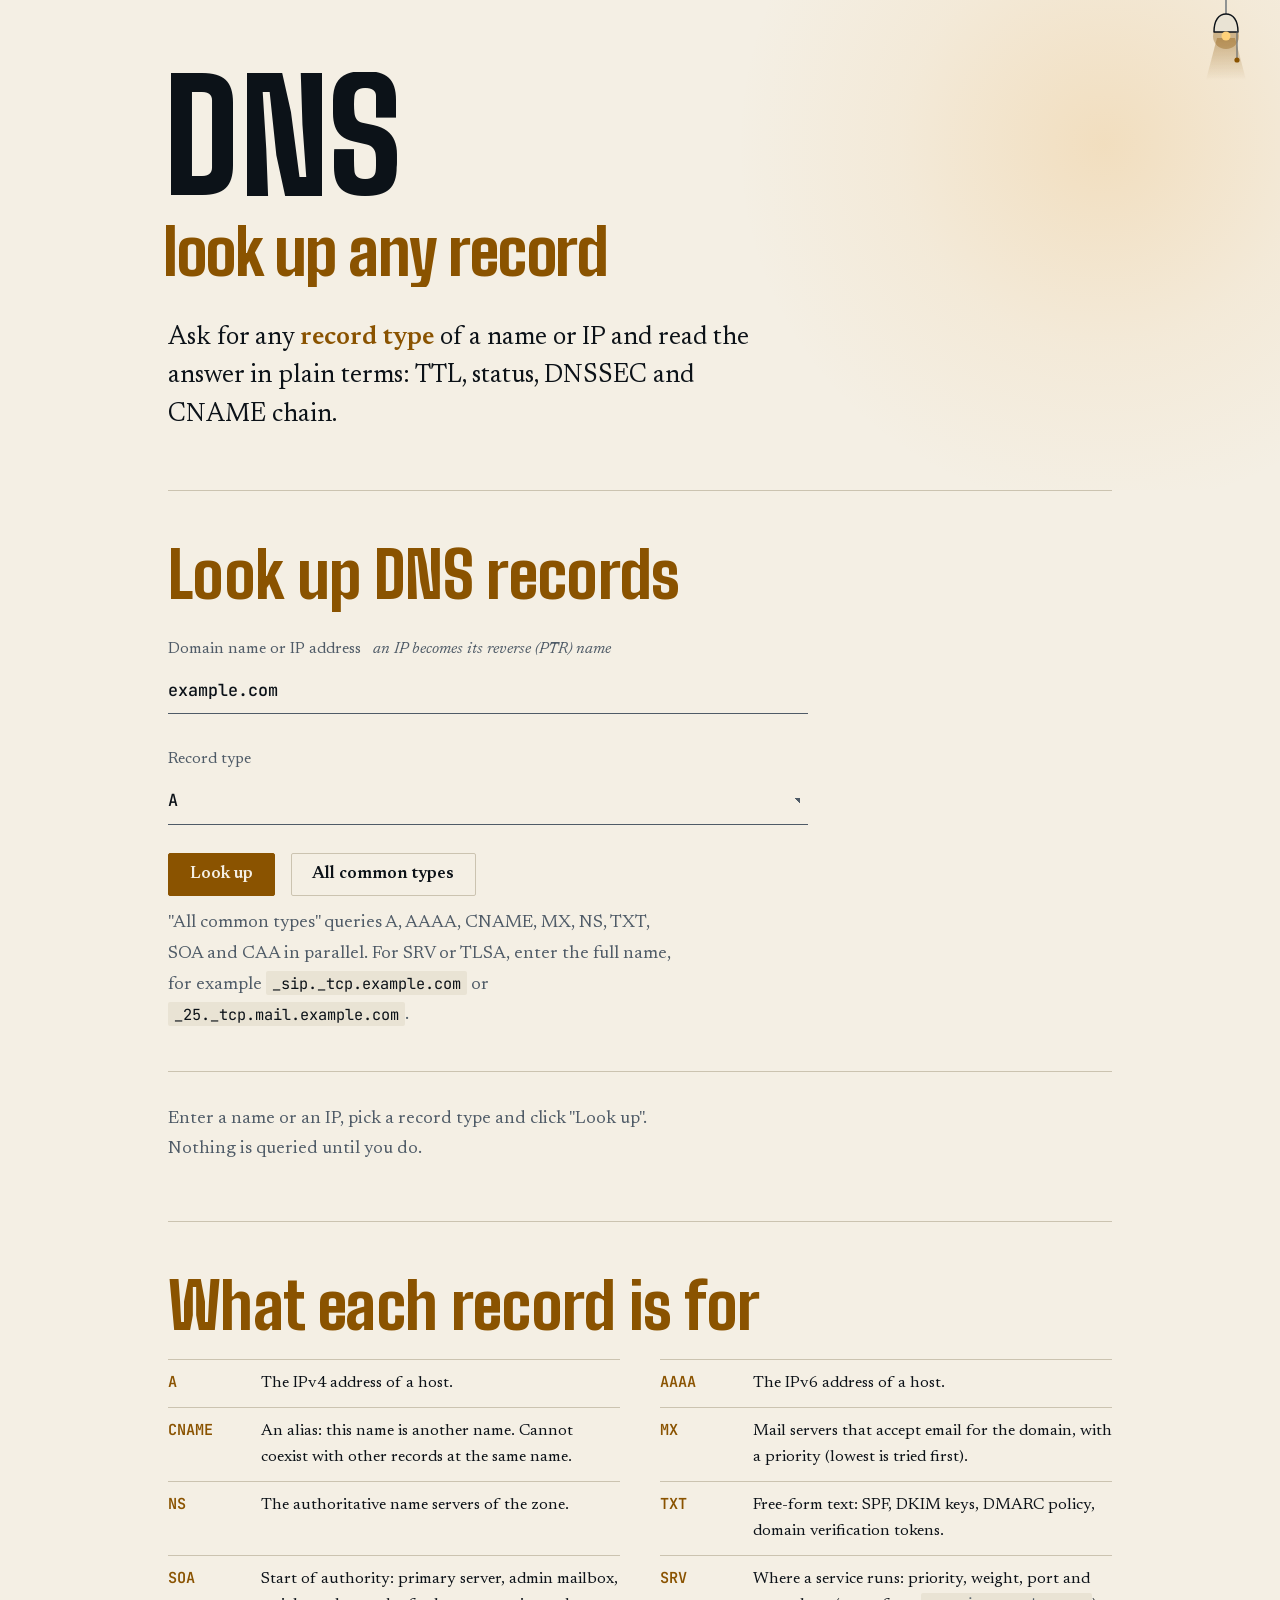
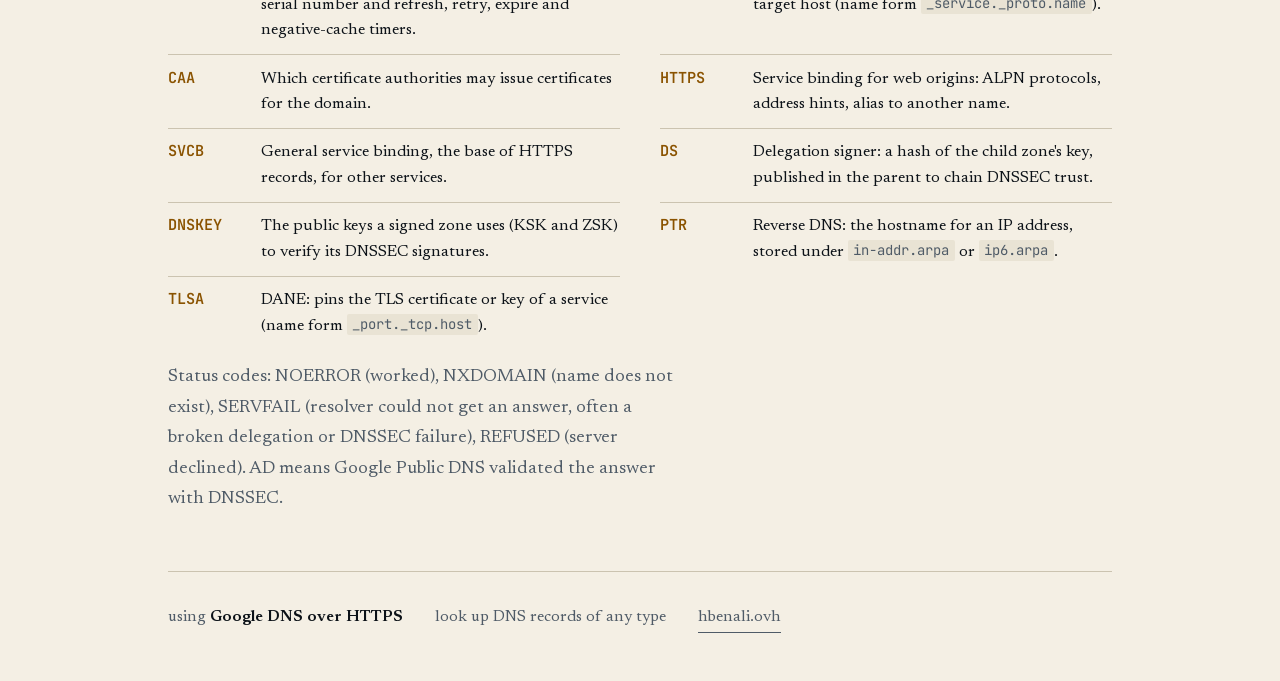
<file: index.html>
<!DOCTYPE html>
<html lang="en">
<head>
  <meta charset="UTF-8">
  <meta name="viewport" content="width=device-width, initial-scale=1.0">
  <title>DNS Lookup — DNS Record Checker</title>
  <meta name="description" content="Free DNS lookup. Query A, AAAA, CNAME, MX, NS, TXT, SOA, SRV, CAA, HTTPS, SVCB, DS, DNSKEY, PTR and TLSA records over DNS-over-HTTPS, with TTLs, response status, DNSSEC AD flag and CNAME chain.">
  <meta name="robots" content="index, follow">
  <link rel="canonical" href="https://dns.hbenali.ovh/">

  <!-- Security (static hosting: no custom HTTP headers, so CSP/referrer are set here; X-Frame-Options/X-Content-Type-Options need a real header and aren't achievable via meta) -->
  <meta http-equiv="Content-Security-Policy" content="default-src 'self'; script-src 'self'; style-src 'self'; font-src 'self'; img-src 'self' data:; connect-src 'self' https://dns.google; object-src 'none'; base-uri 'self'; form-action 'self'">
  <meta name="referrer" content="strict-origin-when-cross-origin">

  <!-- Open Graph -->
  <meta property="og:type" content="website">
  <meta property="og:title" content="DNS Lookup — DNS Record Checker">
  <meta property="og:description" content="Look up any DNS record type for a domain or IP: TTL, parsed data, response status, DNSSEC flag and CNAME chain.">
  <meta property="og:url" content="https://dns.hbenali.ovh/">
  <meta property="og:site_name" content="DNS Lookup">
  <meta property="og:locale" content="en_US">
  <meta property="og:image" content="https://dns.hbenali.ovh/favicon.svg">
  <meta property="og:image:type" content="image/svg+xml">

  <!-- Twitter Card -->
  <meta name="twitter:card" content="summary">
  <meta name="twitter:title" content="DNS Lookup — DNS Record Checker">
  <meta name="twitter:description" content="Look up any DNS record type for a domain or IP: TTL, parsed data, response status, DNSSEC flag and CNAME chain.">
  <meta name="twitter:image" content="https://dns.hbenali.ovh/favicon.svg">

  <!-- SVG Favicon -->
  <link rel="icon" type="image/svg+xml" href="/favicon.svg">
  <link rel="alternate icon" href="/favicon.ico">
  <link rel="apple-touch-icon" href="/apple-touch-icon.png">
  <meta name="color-scheme" content="dark light">
  <meta name="theme-color" content="#0c1218" media="(prefers-color-scheme: dark)">
  <meta name="theme-color" content="#f4efe4" media="(prefers-color-scheme: light)">
  <link rel="manifest" href="/manifest.json">
  <meta name="mobile-web-app-capable" content="yes">
  <meta name="apple-mobile-web-app-capable" content="yes">
  <meta name="apple-mobile-web-app-status-bar-style" content="black-translucent">
  <meta name="apple-mobile-web-app-title" content="DNS Lookup">

  <!-- dns.google is only hit on-demand after a lookup -->
  <link rel="dns-prefetch" href="https://dns.google">

  <!-- Structured data -->
  <script type="application/ld+json">
  {
    "@context": "https://schema.org",
    "@graph": [
      {
        "@type": "WebSite",
        "url": "https://dns.hbenali.ovh/",
        "name": "DNS Lookup",
        "description": "Free DNS record lookup over DNS-over-HTTPS.",
        "potentialAction": {
          "@type": "SearchAction",
          "target": "https://dns.hbenali.ovh/?domain={search_term_string}",
          "query-input": "required name=search_term_string"
        }
      },
      {
        "@type": "WebApplication",
        "name": "DNS Lookup",
        "url": "https://dns.hbenali.ovh/",
        "applicationCategory": "UtilitiesApplication",
        "operatingSystem": "Any",
        "description": "Look up DNS records of any type for a domain or IP address, with DNSSEC status and CNAME chain.",
        "offers": {
          "@type": "Offer",
          "price": "0",
          "priceCurrency": "USD"
        }
      }
    ]
  }
  </script>


  <link rel="preload" href="/fonts/big-shoulders-latin-wght.woff2" as="font" type="font/woff2" crossorigin>
  <link rel="preload" href="/fonts/newsreader-latin-wght.woff2" as="font" type="font/woff2" crossorigin>
  <script src="/theme.js"></script>
  <link rel="stylesheet" href="/site.css">
</head>

<body>
<a class="skip" href="#domainInput">Skip to the tool</a>
<header class="hero">
  <div class="wrap">
    <h1 class="display">
      <span class="line"><span>DNS</span></span>
      <span class="line"><span>look up any record</span></span>
    </h1>
    <p class="lead">Ask for any <strong>record type</strong> of a name or IP and read the answer in plain terms: TTL, status, DNSSEC and CNAME chain.</p>
  </div>
</header>

<main>
  <section class="block wrap" aria-labelledby="lookupTitle">
    <h2 class="block-title" id="lookupTitle">Look up DNS records</h2>

    <form id="lookupForm" class="input-group" novalidate>
      <div class="field">
        <label for="domainInput">
          <span>Domain name or IP address</span>
          <i>an IP becomes its reverse (PTR) name</i>
        </label>
        <div class="field-row domain-input-wrapper">
          <input type="text" id="domainInput" placeholder="e.g. example.com or 8.8.8.8" value="example.com" spellcheck="false" autocomplete="off" autocapitalize="off">
        </div>
      </div>
      <div class="field">
        <label for="typeSelect">Record type</label>
        <div class="field-row">
          <select id="typeSelect"></select>
        </div>
      </div>
      <div class="actions form-actions">
        <button type="submit" class="btn" id="lookupBtn">
          <span id="btnText">Look up</span>
          <span id="btnLoader" hidden></span>
        </button>
        <button type="button" class="btn quiet" id="allBtn">All common types</button>
      </div>
    </form>
    <p class="block-note">"All common types" queries A, AAAA, CNAME, MX, NS, TXT, SOA and CAA in parallel. For SRV or TLSA, enter the full name, for example <code>_sip._tcp.example.com</code> or <code>_25._tcp.mail.example.com</code>.</p>

    <div class="result-area" id="resultContainer" aria-live="polite">
      <div class="state empty empty-state" id="placeholderState">
        <p>Enter a name or an IP, pick a record type and click "Look up".<br>Nothing is queried until you do.</p>
      </div>
      <div id="recordsContainer" hidden></div>
      <div id="errorContainer" hidden></div>
    </div>
  </section>

  <section class="block wrap" aria-labelledby="refTitle">
    <h2 class="block-title" id="refTitle">What each record is for</h2>
    <dl class="ref">
      <div><dt>A</dt><dd>The IPv4 address of a host.</dd></div>
      <div><dt>AAAA</dt><dd>The IPv6 address of a host.</dd></div>
      <div><dt>CNAME</dt><dd>An alias: this name is another name. Cannot coexist with other records at the same name.</dd></div>
      <div><dt>MX</dt><dd>Mail servers that accept email for the domain, with a priority (lowest is tried first).</dd></div>
      <div><dt>NS</dt><dd>The authoritative name servers of the zone.</dd></div>
      <div><dt>TXT</dt><dd>Free-form text: SPF, DKIM keys, DMARC policy, domain verification tokens.</dd></div>
      <div><dt>SOA</dt><dd>Start of authority: primary server, admin mailbox, serial number and refresh, retry, expire and negative-cache timers.</dd></div>
      <div><dt>SRV</dt><dd>Where a service runs: priority, weight, port and target host (name form <code>_service._proto.name</code>).</dd></div>
      <div><dt>CAA</dt><dd>Which certificate authorities may issue certificates for the domain.</dd></div>
      <div><dt>HTTPS</dt><dd>Service binding for web origins: ALPN protocols, address hints, alias to another name.</dd></div>
      <div><dt>SVCB</dt><dd>General service binding, the base of HTTPS records, for other services.</dd></div>
      <div><dt>DS</dt><dd>Delegation signer: a hash of the child zone's key, published in the parent to chain DNSSEC trust.</dd></div>
      <div><dt>DNSKEY</dt><dd>The public keys a signed zone uses (KSK and ZSK) to verify its DNSSEC signatures.</dd></div>
      <div><dt>PTR</dt><dd>Reverse DNS: the hostname for an IP address, stored under <code>in-addr.arpa</code> or <code>ip6.arpa</code>.</dd></div>
      <div><dt>TLSA</dt><dd>DANE: pins the TLS certificate or key of a service (name form <code>_port._tcp.host</code>).</dd></div>
    </dl>
    <p class="block-note">Status codes: NOERROR (worked), NXDOMAIN (name does not exist), SERVFAIL (resolver could not get an answer, often a broken delegation or DNSSEC failure), REFUSED (server declined). AD means Google Public DNS validated the answer with DNSSEC.</p>
  </section>
</main>

<div class="foot">
  <footer>
    <span>using <strong>Google DNS over HTTPS</strong></span>
    <span>look up DNS records of any type</span>
    <a href="https://hbenali.ovh" target="_blank" rel="noopener noreferrer">hbenali.ovh</a>
  </footer>
</div>

<script src="/app.js" defer></script>
</body>
</html>
</file>
<file: site.css>
/* dns.hbenali.ovh: one stylesheet for every page. Dark editorial design system shared with hbenali.ovh.
   Fonts are self-hosted (see fonts/README.md). */

@font-face { font-family: 'Big Shoulders'; font-style: normal; font-weight: 600 900; font-display: swap; src: url('fonts/big-shoulders-latin-wght.woff2') format('woff2'); }
@font-face { font-family: 'Newsreader'; font-style: normal; font-weight: 200 800; font-display: swap; src: url('fonts/newsreader-latin-wght.woff2') format('woff2'); }
@font-face { font-family: 'Newsreader'; font-style: italic; font-weight: 200 800; font-display: swap; src: url('fonts/newsreader-italic-latin-wght.woff2') format('woff2'); }
@font-face { font-family: 'JetBrains Mono'; font-style: normal; font-weight: 100 800; font-display: swap; src: url('fonts/jetbrains-mono-latin-wght.woff2') format('woff2'); }

:root {
    --ink: #0c1218;
    --slate: #17212b;
    --line: #263341;
    --bone: #e7e1d3;
    --mist: #8e9aa6;
    --sodium: #e9a23b;
    --verdigris: #5db7a0;
    --fail: #e5776f;
    --glow: rgba(233, 162, 59, 0.2);
    --glow-soft: rgba(233, 162, 59, 0.06);

    --display: 'Big Shoulders', 'Arial Narrow', Impact, sans-serif;
    --serif: 'Newsreader', Georgia, serif;
    --mono: 'JetBrains Mono', ui-monospace, monospace;

    --gutter: clamp(1.5rem, 4vw, 2.5rem);
    color-scheme: dark;
}

/* Light: follows the system setting until the lamp (theme.js) is used. Dark above is the default and the identity.
   Contrast on --ink (page) / --slate (surface): text 16/14.7, muted 6.0/5.4, accent 5.5/4.9, ok 5.2/4.7, fail 5.7/5.1. */
@media (prefers-color-scheme: light) {
    :root:not([data-theme="dark"]) {
        --ink: #f4efe4;
        --slate: #e9e3d4;
        --line: #cbc3b0;
        --bone: #0c1218;
        --mist: #4f5b67;
        --sodium: #8a5300;
        --verdigris: #1b7058;
        --fail: #b3261e;
        --glow: rgba(233, 162, 59, 0.22);
        --glow-soft: rgba(233, 162, 59, 0.07);
        color-scheme: light;
    }
}
:root[data-theme="light"] {
    --ink: #f4efe4;
    --slate: #e9e3d4;
    --line: #cbc3b0;
    --bone: #0c1218;
    --mist: #4f5b67;
    --sodium: #8a5300;
    --verdigris: #1b7058;
    --fail: #b3261e;
    --glow: rgba(233, 162, 59, 0.22);
    --glow-soft: rgba(233, 162, 59, 0.07);
    color-scheme: light;
}

*, *::before, *::after { box-sizing: border-box; margin: 0; padding: 0; }

html { background: var(--ink); }

body {
    min-height: 100vh;
    background: var(--ink);
    color: var(--bone);
    font-family: var(--serif);
    font-size: 1.125rem;
    line-height: 1.7;
    font-optical-sizing: auto;
    -webkit-font-smoothing: antialiased;
    text-rendering: optimizeLegibility;
}

::selection { background: var(--sodium); color: var(--ink); }
:focus-visible { outline: 2px solid var(--sodium); outline-offset: 4px; border-radius: 2px; }

a { color: inherit; }
ul { list-style: none; }
strong { font-weight: 600; }
code { font-family: var(--mono); font-size: 0.85em; background: var(--slate); padding: 0.1em 0.4em; border-radius: 2px; overflow-wrap: anywhere; }
[hidden] { display: none !important; }

.sr-only { position: absolute; width: 1px; height: 1px; overflow: hidden; clip-path: inset(50%); white-space: nowrap; }
.skip { position: fixed; top: 0.75rem; left: 0.75rem; z-index: 60; background: var(--sodium); color: var(--ink); padding: 0.5rem 1rem; transform: translateY(-300%); }
.skip:focus { transform: none; }

/* Underline that draws in on hover and focus. */
.link, footer a, .note a {
    text-decoration: none;
    background-image: linear-gradient(currentColor, currentColor);
    background-repeat: no-repeat;
    background-size: 100% 1px;
    background-position: 0 100%;
    padding-bottom: 2px;
    transition: background-size 0.35s cubic-bezier(0.22, 1, 0.36, 1), color 0.2s;
}
.link:hover, .link:focus-visible, footer a:hover, footer a:focus-visible, .note a:hover, .note a:focus-visible { color: var(--sodium); background-size: 100% 2px; }

.display { font-family: var(--display); font-weight: 800; line-height: 0.86; letter-spacing: -0.01em; }

.wrap { max-width: 64rem; margin: 0 auto; padding-inline: var(--gutter); }

/* Hero */
.hero { position: relative; isolation: isolate; overflow: hidden; padding-block: 4.5rem 3.5rem; }
.hero::before {
    content: ''; position: absolute; z-index: -1; top: -14rem; right: -12rem;
    width: min(46rem, 140vw); aspect-ratio: 1; border-radius: 50%;
    background: radial-gradient(closest-side, var(--glow), var(--glow-soft) 55%, transparent);
    pointer-events: none;
}
.hero h1 { font-size: clamp(4rem, 17vw, 9.5rem); margin-left: -0.03em; }
.hero h1 .line { display: block; overflow: hidden; padding-bottom: 0.05em; }
.hero h1 .line > span { display: block; animation: rise 1.1s cubic-bezier(0.16, 1, 0.3, 1) both; }
.hero h1 .line:nth-child(2) { color: var(--sodium); font-size: 0.42em; line-height: 1; margin-top: 0.15em; }
.hero h1 .line:nth-child(2) > span { animation-delay: 0.13s; }
.hero .lead { margin-top: 2rem; max-width: 40ch; font-size: clamp(1.25rem, 2.4vw, 1.6rem); line-height: 1.5; animation: fade 0.9s 0.5s both; }
.hero .lead strong { color: var(--sodium); font-weight: 600; }

@keyframes rise { from { transform: translateY(108%); } }
@keyframes fade { from { opacity: 0; transform: translateY(12px); } }

/* Sections */
.block { position: relative; padding-block: 3.5rem; }
.block::before { content: ''; position: absolute; top: 0; left: var(--gutter); right: var(--gutter); height: 1px; background: var(--line); }
.block-title { font-family: var(--display); font-weight: 800; font-size: clamp(2.6rem, 7vw, 4rem); line-height: 0.9; letter-spacing: -0.01em; color: var(--sodium); }
.block-note { margin-top: 0.75rem; max-width: 52ch; color: var(--mist); }

/* Fields */
.field { margin-top: 2rem; }
.field label, .gen-label { display: block; color: var(--mist); font-size: 1rem; margin-bottom: 0.3rem; }
.field label i { font-style: italic; margin-left: 0.5rem; }
.field-row { display: flex; align-items: stretch; gap: 1rem; border-bottom: 1px solid var(--mist); transition: border-color 0.2s; }
.field-row:focus-within { border-color: var(--sodium); }
input[type="text"], input[type="number"], select {
    background: none; border: 0; color: var(--bone); border-radius: 0;
    font: 500 1.05rem/1.3 var(--mono); padding: 0.75rem 0; outline: 0; min-width: 0;
}
.field-row input { flex: 1; }
input::placeholder { color: var(--mist); opacity: 0.8; }
select { cursor: pointer; width: 100%; appearance: none; -webkit-appearance: none; }
select option { background: var(--slate); color: var(--bone); }

.btn {
    display: inline-flex; align-items: center; justify-content: center; gap: 0.6rem;
    background: var(--sodium); color: var(--ink); border: 1px solid var(--sodium); padding: 0.55rem 1.3rem;
    font: 600 1.05rem/1.4 var(--serif); border-radius: 2px; cursor: pointer;
    transition: background-color 0.2s, color 0.2s, transform 0.2s;
}
.btn:hover, .btn:focus-visible { background: var(--bone); border-color: var(--bone); transform: translateY(-2px); }
.btn:disabled { opacity: 0.7; cursor: progress; transform: none; }
.btn.quiet { background: none; color: var(--bone); border-color: var(--line); }
.btn.quiet:hover, .btn.quiet:focus-visible { border-color: var(--sodium); color: var(--sodium); background: none; }
.field-row .btn { align-self: center; margin-bottom: 0.4rem; }

.loader { width: 0.9rem; height: 0.9rem; border: 2px solid var(--ink); border-top-color: transparent; border-radius: 50%; animation: spin 0.8s linear infinite; }
@keyframes spin { to { transform: rotate(360deg); } }

/* Result states */
.result-area { margin-top: 2.5rem; }
.state { border-top: 1px solid var(--line); padding-top: 1.5rem; }
.state-title { font-family: var(--display); font-weight: 800; font-size: 1.9rem; line-height: 1.05; }
.state p { margin-top: 0.5rem; max-width: 60ch; color: var(--mist); }
.state p strong { color: var(--bone); }
.state.empty { color: var(--mist); }
.state.warn { border-top-color: var(--sodium); }
.state.warn .state-title { color: var(--sodium); }
.state.ok { border-top-color: var(--verdigris); }
.state.ok .state-title { color: var(--verdigris); }
.state.fail { border-top-color: var(--fail); }
.state.fail .state-title { color: var(--fail); }
.state.fail p { color: var(--bone); }
.badge-domain { font: 500 1rem var(--mono); color: var(--bone); overflow-wrap: anywhere; display: block; margin-top: 0.5rem; }

.record-list { margin-top: 1.25rem; }
.record-item { display: flex; flex-wrap: wrap; align-items: baseline; gap: 0.3rem 1.25rem; border-top: 1px solid var(--line); padding: 0.9rem 0; font: 0.95rem/1.5 var(--mono); }
.record-item:last-child { border-bottom: 1px solid var(--line); }
.flag-tag { color: var(--sodium); }
.flag-tag .k { font-family: var(--serif); color: var(--mist); font-size: 1rem; margin-right: 0.4rem; }
.record-value { overflow-wrap: anywhere; min-width: 0; }
.count { margin-top: 0.75rem; color: var(--mist); font-size: 1rem; }

/* Generator */
.gen-grid { margin-top: 2rem; display: grid; gap: 1.75rem; }
.gen-row { border-bottom: 1px solid var(--mist); transition: border-color 0.2s; position: relative; }
.gen-row:focus-within { border-color: var(--sodium); }
.gen-row .hint { color: var(--mist); font-size: 1rem; display: block; padding-bottom: 0.5rem; }
.gen-row.v { border-bottom: 0; }
.value-input-wrapper { position: relative; border-bottom: 1px solid var(--mist); transition: border-color 0.2s; }
.value-input-wrapper:focus-within { border-color: var(--sodium); }
.value-input-wrapper input { width: 100%; }

.suggestions-dropdown {
    display: none; position: absolute; z-index: 20; left: 0; right: 0; top: 100%;
    max-height: 14rem; overflow-y: auto; background: var(--slate); border: 1px solid var(--line); border-radius: 2px;
    font: 0.95rem/1.4 var(--mono);
}
.suggestions-dropdown div { padding: 0.55rem 0.9rem; cursor: pointer; border-bottom: 1px solid var(--line); overflow-wrap: anywhere; }
.suggestions-dropdown div:last-child { border-bottom: 0; }
.suggestions-dropdown div:hover, .suggestions-dropdown div.active { background: var(--ink); color: var(--sodium); }

.field-error { display: none; color: var(--fail); font-size: 1rem; }
.field-error.visible { display: block; }
#loadExistingHint.visible { color: var(--sodium); }

.preview { font: 0.95rem/1.6 var(--mono); background: var(--slate); border: 1px solid var(--line); border-radius: 2px; padding: 1rem 1.25rem; overflow-wrap: anywhere; }
.preview-label { color: var(--mist); font-size: 1rem; margin-bottom: 0.3rem; }

.actions { display: flex; flex-wrap: wrap; gap: 0.75rem 1rem; }
.pub-head { display: flex; align-items: baseline; gap: 0.75rem; flex-wrap: wrap; }
.pub-head h3 { font-family: var(--display); font-weight: 800; font-size: 1.9rem; line-height: 1.05; color: var(--sodium); }
.pub-head span { color: var(--mist); }
.gen-list { margin-top: 0.75rem; }
.gen-list li { display: flex; align-items: center; gap: 1rem; border-top: 1px solid var(--line); padding: 0.4rem 0; font: 0.95rem/1.5 var(--mono); }
.gen-list li:last-child { border-bottom: 1px solid var(--line); }
.gen-list li.none { font: inherit; font-family: var(--serif); font-size: 1.05rem; color: var(--mist); padding: 0.9rem 0; }
.gen-list li span { flex: 1; overflow-wrap: anywhere; min-width: 0; }
.remove-record { background: none; border: 1px solid transparent; color: var(--fail); font: 1.4rem/1 var(--serif); cursor: pointer; padding: 0.35rem 0.7rem; border-radius: 2px; }
.remove-record:hover { border-color: var(--fail); }
.bind-output { display: none; margin-top: 1rem; white-space: pre-wrap; overflow-wrap: anywhere; }

/* Footer */
footer { color: var(--mist); font-size: 1rem; }
.foot { max-width: 64rem; margin: 0 auto; padding: 0 var(--gutter) 3rem; }
.foot > footer { border-top: 1px solid var(--line); padding-top: 2rem; display: flex; flex-wrap: wrap; gap: 0.5rem 2rem; }
.foot strong { color: var(--bone); }

/* 404 */
.nf { min-height: 100vh; display: flex; flex-direction: column; justify-content: center; padding-block: 4rem; position: relative; isolation: isolate; overflow: hidden; }
.nf::before {
    content: ''; position: absolute; z-index: -1; top: -12rem; right: -10rem; width: min(40rem, 140vw); aspect-ratio: 1; border-radius: 50%;
    background: radial-gradient(closest-side, var(--glow), var(--glow-soft) 55%, transparent);
}
.nf-code { font-size: clamp(9rem, 34vw, 22rem); color: var(--sodium); }
.nf h1 { font-size: clamp(2.8rem, 7vw, 5rem); margin-top: 0.5rem; }
.nf .nf-lead { margin-top: 1rem; max-width: 40ch; color: var(--mist); font-size: 1.3rem; }
.nf-links { margin-top: 2rem; display: flex; flex-wrap: wrap; gap: 0.75rem 2rem; font-size: 1.25rem; }
.nf-search { margin-top: 3rem; max-width: 30rem; }

@media (prefers-reduced-motion: reduce) {
    *, *::before, *::after { animation-duration: 0.01ms !important; animation-delay: 0s !important; transition-duration: 0.01ms !important; }
}

/* ---- Theme lamp: pull-cord switch (see theme.js). Lamp on = light theme. ---- */
.theme-lamp {
    position: absolute; /* scrolls away with the page; fixed on pages with a fixed bar, see below */
    top: 0;
    inset-inline-end: clamp(0.75rem, 3vw, 2rem);
    z-index: 1000;
    display: block;
    width: 2.75rem;
    height: 5.25rem;
    padding: 0;
    border: 0;
    background: none;
    cursor: pointer;
    -webkit-tap-highlight-color: transparent;
}
/* Pages with a fixed top bar or fixed top-right controls: the lamp stays visible and the bar
   reserves room for it (lamp offset + lamp width + gap), so it never covers a link. */
html:has(.bar-inner) .theme-lamp,
html:has(.controls) .theme-lamp { position: fixed; }
.bar-inner { padding-inline-end: calc(clamp(0.75rem, 3vw, 2rem) + 2.75rem + 0.75rem); }
.controls { right: calc(clamp(0.75rem, 3vw, 2rem) + 2.75rem + 0.75rem); }
.theme-lamp svg { display: block; width: 100%; height: 100%; overflow: visible; pointer-events: none; }
.lamp-wire { stroke: var(--mist); stroke-width: 1.2; }
.lamp-shade { fill: var(--slate); stroke: var(--bone); stroke-width: 1.4; stroke-linejoin: round; }
.lamp-bulb { fill: var(--line); transition: fill 0.4s; }
.lamp-halo { fill: var(--sodium); opacity: 0; transition: opacity 0.5s; }
.lamp-cone { fill: url(#lamp-cone); opacity: 0; transition: opacity 0.5s; }
.lamp-stop-a { stop-color: var(--sodium); stop-opacity: 0.38; }
.lamp-stop-b { stop-color: var(--sodium); stop-opacity: 0; }
.lamp-cord { stroke: var(--mist); stroke-width: 1; }
.lamp-bead { fill: var(--sodium); }
.theme-lamp[data-on="true"] .lamp-bulb { fill: #ffd27a; }
.theme-lamp[data-on="true"] .lamp-halo { opacity: 0.35; }
.theme-lamp[data-on="true"] .lamp-cone { opacity: 1; }
.lamp-swing { transform-box: view-box; transform-origin: 22px 0; animation: lamp-swing 0.9s ease-out; }
.lamp-pull { animation: lamp-pull 0.45s cubic-bezier(0.3, 1.6, 0.5, 1); }
@keyframes lamp-swing { 20% { transform: rotate(-5deg); } 45% { transform: rotate(3.5deg); } 70% { transform: rotate(-1.5deg); } }
@keyframes lamp-pull { 35% { transform: translateY(10px); } }

/* The theme switch is a plain cross-fade of the whole page. */
html.theme-vt::view-transition-old(root) { animation: 0.45s ease both lamp-fade-out; }
html.theme-vt::view-transition-new(root) { animation: 0.45s ease both lamp-fade-in; }
@keyframes lamp-fade-out { to { opacity: 0; } }
@keyframes lamp-fade-in { from { opacity: 0; } }

@media (prefers-reduced-motion: reduce) {
    .lamp-swing, .lamp-pull { animation: none; }
    .lamp-bulb, .lamp-halo, .lamp-cone { transition: none; }
}

/* ---- DNS lookup ---- */
.input-group { max-width: 40rem; }
.field-row select { padding-inline-end: 1.5rem; background: linear-gradient(45deg, transparent 50%, var(--mist) 50%) right 0.5rem center / 0.4rem 0.4rem no-repeat; }
.form-actions { margin-top: 1.75rem; }
.block-note code { color: var(--bone); }
.dns-secs { margin-top: 1.5rem; display: grid; gap: 1.75rem; }
.dns-sec { border-top: 1px solid var(--line); padding-top: 1rem; }
.dns-head { display: flex; flex-wrap: wrap; align-items: center; gap: 0.5rem 0.9rem; }
.dns-type { font-family: var(--display); font-weight: 800; font-size: 1.9rem; line-height: 1.05; color: var(--sodium); }
.dns-count { color: var(--mist); font-size: 1rem; }
.dns-expl { margin-top: 0.5rem; max-width: 62ch; color: var(--mist); }
.dns-expl.warn { color: var(--sodium); }
.pill { font: 600 0.75rem/1.6 var(--mono); letter-spacing: 0.04em; border: 1px solid currentColor; border-radius: 2px; padding: 0.05rem 0.5rem; }
.pill.ok { color: var(--verdigris); }
.pill.warn { color: var(--sodium); }
.pill.fail { color: var(--fail); }
.pill.info { color: var(--mist); }
.rr-list { margin-top: 0.9rem; }
.rr { display: grid; grid-template-columns: 5.5rem 8rem minmax(0, 1fr); gap: 0.2rem 1rem; border-top: 1px solid var(--line); padding: 0.7rem 0; font: 0.9rem/1.55 var(--mono); }
.rr:last-child { border-bottom: 1px solid var(--line); }
.rr-ttl { color: var(--mist); }
.rr-type { color: var(--sodium); }
.rr-data { min-width: 0; }
.rr-main { display: block; overflow-wrap: anywhere; word-break: break-word; }
.rr-kv { display: flex; flex-wrap: wrap; gap: 0.1rem 1.1rem; color: var(--bone); font-size: 0.85rem; overflow-wrap: anywhere; }
.rr-main + .rr-kv { margin-top: 0.25rem; }
.kv .k { font-family: var(--serif); color: var(--mist); font-size: 0.95rem; }
.rr-auth .rr-type { color: var(--mist); }
.chain { margin-top: 0.9rem; display: flex; flex-wrap: wrap; gap: 0.3rem 1rem; align-items: baseline; }
.chain-label { color: var(--mist); }
.chain-seq { min-width: 0; overflow-wrap: anywhere; }
.chain .arrow { color: var(--sodium); }
.copy-row { margin-top: 1.5rem; align-items: center; }
.copy-msg { color: var(--mist); font-size: 1rem; }
.provider { margin-top: 0.9rem; color: var(--mist); font-size: 1rem; max-width: 70ch; }
.provider a { color: var(--bone); }
.ref { margin-top: 1.5rem; display: grid; grid-template-columns: repeat(2, minmax(0, 1fr)); gap: 0 2.5rem; }
.ref > div { border-top: 1px solid var(--line); padding: 0.7rem 0; display: flex; gap: 1rem; align-items: baseline; }
.ref dt { flex: none; width: 4.8rem; font: 600 0.95rem/1.5 var(--mono); color: var(--sodium); }
.ref dd { min-width: 0; color: var(--bone); font-size: 1.02rem; line-height: 1.55; }
.ref dd code { color: var(--mist); }
@media (max-width: 40rem) {
    .rr { grid-template-columns: auto minmax(0, 1fr); }
    .rr-data { grid-column: 1 / -1; }
    .ref { grid-template-columns: minmax(0, 1fr); }
    .hero { padding-block: 4rem 2.5rem; }
}
</file>
